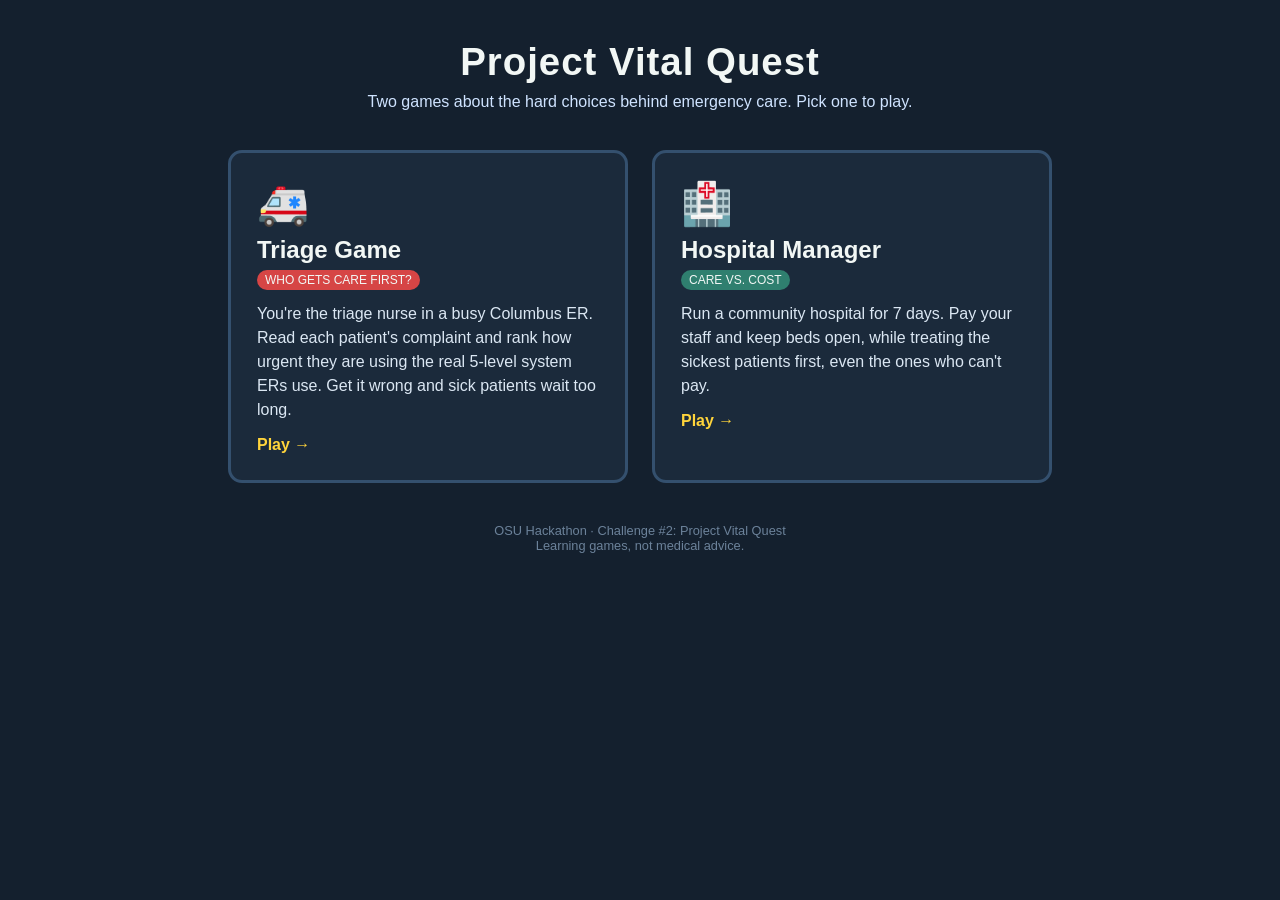
<file: index.html>
<!DOCTYPE html>
<html lang="en">
<head>
  <meta charset="UTF-8">
  <meta name="viewport" content="width=device-width, initial-scale=1.0">
  <title>Project Vital Quest: Choose a Game</title>
  <style>
    * { box-sizing: border-box; }
    body { margin: 0; min-height: 100vh; background: #14202e; color: #f2f7f5;
           font-family: Verdana, Geneva, sans-serif; display: flex; flex-direction: column; align-items: center; padding: 40px 16px; }
    h1 { margin: 0 0 6px; font-size: 2.4rem; letter-spacing: 1px; }
    .sub { margin: 0 0 36px; color: #cfe3ff; text-align: center; }
    .games { display: flex; flex-wrap: wrap; gap: 24px; justify-content: center; max-width: 960px; }
    a.card { display: block; width: 400px; max-width: 100%; padding: 26px; border-radius: 14px; text-decoration: none; color: inherit;
             background: #1b2a3b; border: 3px solid #34506e; transition: transform .15s, border-color .15s; }
    a.card:hover { transform: translateY(-4px); }
    a.card.triage:hover { border-color: #d64545; }
    a.card.hospital:hover { border-color: #3aa675; }
    .icon { font-size: 2.6rem; }
    h2 { margin: 8px 0 6px; font-size: 1.5rem; }
    .tag { display: inline-block; font-size: .75rem; padding: 3px 8px; border-radius: 20px; margin-bottom: 12px; }
    .triage .tag { background: #d64545; }
    .hospital .tag { background: #2f7f6f; }
    p { line-height: 1.5; color: #dbe7f3; margin: 0 0 14px; }
    .play { font-weight: bold; color: #ffd43b; }
    footer { margin-top: 40px; font-size: .8rem; color: #6c829a; text-align: center; }
  </style>
</head>
<body>
  <h1>Project Vital Quest</h1>
  <p class="sub">Two games about the hard choices behind emergency care. Pick one to play.</p>

  <div class="games">
    <a class="card triage" href="triage/">
      <div class="icon">🚑</div>
      <h2>Triage Game</h2>
      <span class="tag">WHO GETS CARE FIRST?</span>
      <p>You're the triage nurse in a busy Columbus ER. Read each patient's complaint and rank how urgent they are using the real 5-level system ERs use. Get it wrong and sick patients wait too long.</p>
      <span class="play">Play →</span>
    </a>

    <a class="card hospital" href="hospital-game/">
      <div class="icon">🏥</div>
      <h2>Hospital Manager</h2>
      <span class="tag">CARE VS. COST</span>
      <p>Run a community hospital for 7 days. Pay your staff and keep beds open, while treating the sickest patients first, even the ones who can't pay.</p>
      <span class="play">Play →</span>
    </a>
  </div>

  <footer>OSU Hackathon · Challenge #2: Project Vital Quest<br>Learning games, not medical advice.</footer>
</body>
</html>
</file>
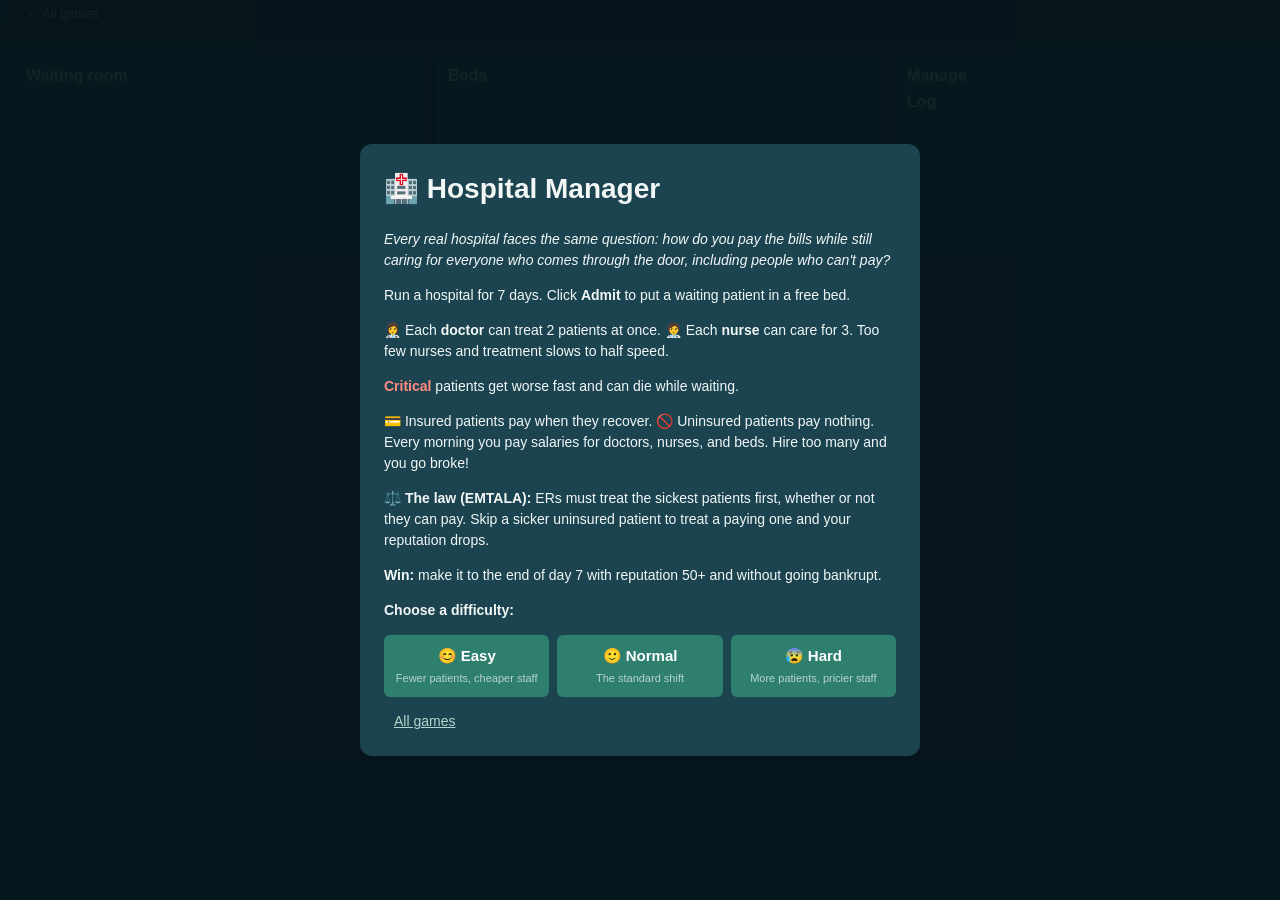
<file: hospital-game/index.html>
<!DOCTYPE html>
<html lang="en">
<head>
  <meta charset="UTF-8">
  <meta name="viewport" content="width=device-width, initial-scale=1">
  <title>Hospital Manager</title>
  <link rel="stylesheet" href="style.css">
</head>
<body>
  <a class="back corner" href="../">&larr; All games</a>
  <header id="top"></header>
  <div id="grid">
    <section><h2>Waiting room</h2><div id="queue"></div></section>
    <section><h2>Beds</h2><div id="wards"></div></section>
    <section><h2>Manage</h2><div id="manage"></div><div id="tip"></div><h2>Log</h2><div id="log"></div></section>
  </div>
  <div id="overlay"></div>
  <script src="game.js"></script>
</body>
</html>
</file>
<file: hospital-game/style.css>
* { box-sizing: border-box; }
body { margin: 0; background: #12303a; color: #f2f7f5; font: 14px Verdana, Geneva, sans-serif; }
h2 { margin: 0 0 8px; font-size: 1rem; color: #b7d4cc; }
button { cursor: pointer; border: 0; border-radius: 6px; padding: 6px 10px; background: #2f7f6f; color: #fff; font: inherit; }
button:hover { background: #3aa675; }
button.alt { background: #4a5f66; }
 
#top { display: flex; flex-wrap: wrap; gap: 14px; align-items: center; padding: 10px 16px; background: #0b2128; }
#top .chip b { color: #ffd479; }
#grid { display: grid; grid-template-columns: 1.1fr 1.2fr 1fr; gap: 14px; padding: 14px; }
@media (max-width: 900px) { #grid { grid-template-columns: 1fr; } }
section { background: #1b4450; border-radius: 10px; padding: 12px; min-height: 200px; }
 
.card { background: #0f2a33; border-left: 6px solid #888; border-radius: 6px; padding: 8px; margin-bottom: 8px; }
.card.s1 { border-color: #3aa675; }
.card.s2 { border-color: #f0ad4e; }
.card.s3 { border-color: #d9534f; }
.card small { color: #b7d4cc; display: block; margin: 2px 0 6px; }
.bar { height: 8px; background: #444; border-radius: 4px; overflow: hidden; margin-bottom: 6px; }
.bar i { display: block; height: 100%; background: #3aa675; }
.bar.hp i { background: #d9534f; }
 
#manage button { display: block; width: 100%; margin-bottom: 6px; text-align: left; }
#log { max-height: 190px; overflow-y: auto; font-size: 12px; color: #d5e8e2; }
#log div { padding: 2px 0; border-bottom: 1px solid #2a5663; }
 
#overlay:empty { display: none; }
#overlay { position: fixed; inset: 0; background: rgba(5, 20, 25, .92); display: flex; align-items: center; justify-content: center; padding: 16px; }
#overlay .box { max-width: 560px; background: #1b4450; padding: 24px; border-radius: 12px; line-height: 1.5; }
#overlay h1 { margin-top: 0; }
 
a.back { color: #b7d4cc; margin-left: 10px; }
a.back.corner { display: block; padding: 6px 16px 0; background: #0b2128; font-size: 13px; text-decoration: none; }
#overlay li { margin-bottom: 4px; }
#overlay small { color: #b7d4cc; }
.red { color: #ff8a80; font-weight: bold; }
.levels { display: flex; gap: 8px; margin-bottom: 14px; }
.levels button { flex: 1; padding: 10px; font-size: 15px; font-weight: bold; }
.levels button small { display: block; font-weight: normal; font-size: 11px; color: #d5e8e2; margin-top: 3px; }
#log div.lesson { background: #2b5d4f; border-left: 4px solid #ffd479; padding: 6px; margin: 4px 0; color: #fff; font-size: 13px; }
.card i { color: #ffb4a8; font-size: 12px; }
#overlay h3 { margin: 12px 0 4px; font-size: 1rem; color: #ffd479; }
#overlay .box { max-height: 92vh; overflow-y: auto; }
#tip:empty { display: none; }
#tip { background: #2b5d4f; border-left: 4px solid #ffd479; border-radius: 6px; padding: 8px 10px; margin: 10px 0; font-size: 13px; line-height: 1.4; }
#tip h2 { color: #ffd479; margin-bottom: 4px; }
#top .chip.full { color: #ff8a80; } #top .chip.full b { color: #ff8a80; }
</file>
